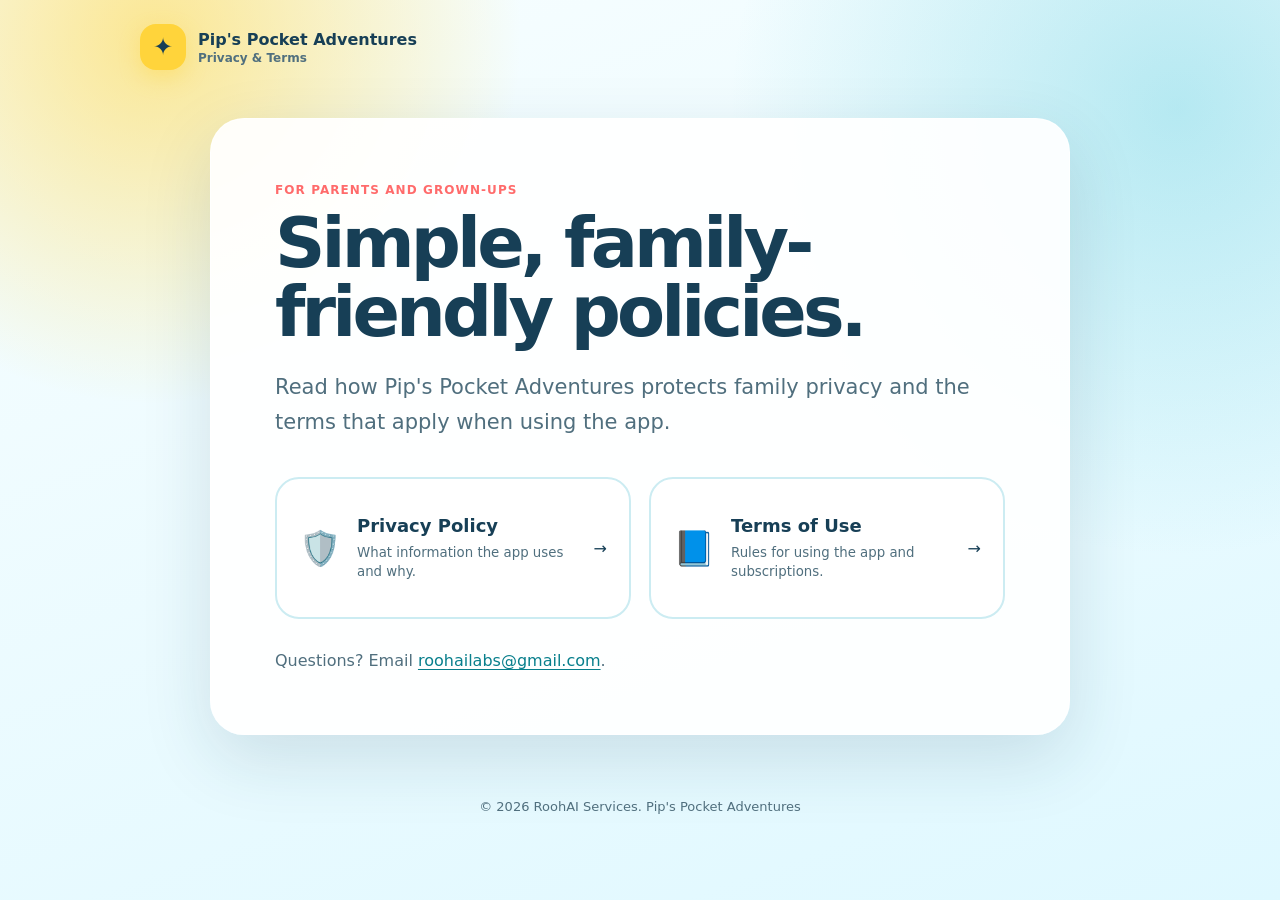
<file: index.html>
<!doctype html>
<html lang="en">
  <head>
    <meta charset="UTF-8" />
    <meta name="viewport" content="width=device-width, initial-scale=1.0" />
    <meta name="theme-color" content="#22b8cf" />
    <meta
      name="description"
      content="Privacy Policy and Terms of Use for Pip's Pocket Adventures."
    />
    <link rel="stylesheet" href="styles.css" />
    <title>Pip's Pocket Adventures — Legal</title>
  </head>
  <body>
    <header class="site-header">
      <a class="brand" href="index.html" aria-label="Pip's Pocket Adventures legal home">
        <span class="brand-mark" aria-hidden="true">✦</span>
        <span>
          <strong>Pip's Pocket Adventures</strong>
          <small>Privacy &amp; Terms</small>
        </span>
      </a>
    </header>

    <main class="home-card">
      <p class="eyebrow">For parents and grown-ups</p>
      <h1>Simple, family-friendly policies.</h1>
      <p class="intro">
        Read how Pip's Pocket Adventures protects family privacy and the terms
        that apply when using the app.
      </p>

      <nav class="policy-links" aria-label="Legal documents">
        <a class="policy-link privacy-link" href="privacy.html">
          <span class="policy-icon" aria-hidden="true">🛡️</span>
          <span>
            <strong>Privacy Policy</strong>
            <small>What information the app uses and why.</small>
          </span>
          <span aria-hidden="true">→</span>
        </a>
        <a class="policy-link terms-link" href="terms.html">
          <span class="policy-icon" aria-hidden="true">📘</span>
          <span>
            <strong>Terms of Use</strong>
            <small>Rules for using the app and subscriptions.</small>
          </span>
          <span aria-hidden="true">→</span>
        </a>
      </nav>

      <p class="contact-line">
        Questions? Email
        <a href="mailto:roohailabs@gmail.com">roohailabs@gmail.com</a>.
      </p>
    </main>

    <footer>
      <span>© 2026 RoohAI Services. Pip's Pocket Adventures</span>
    </footer>
  </body>
</html>
</file>
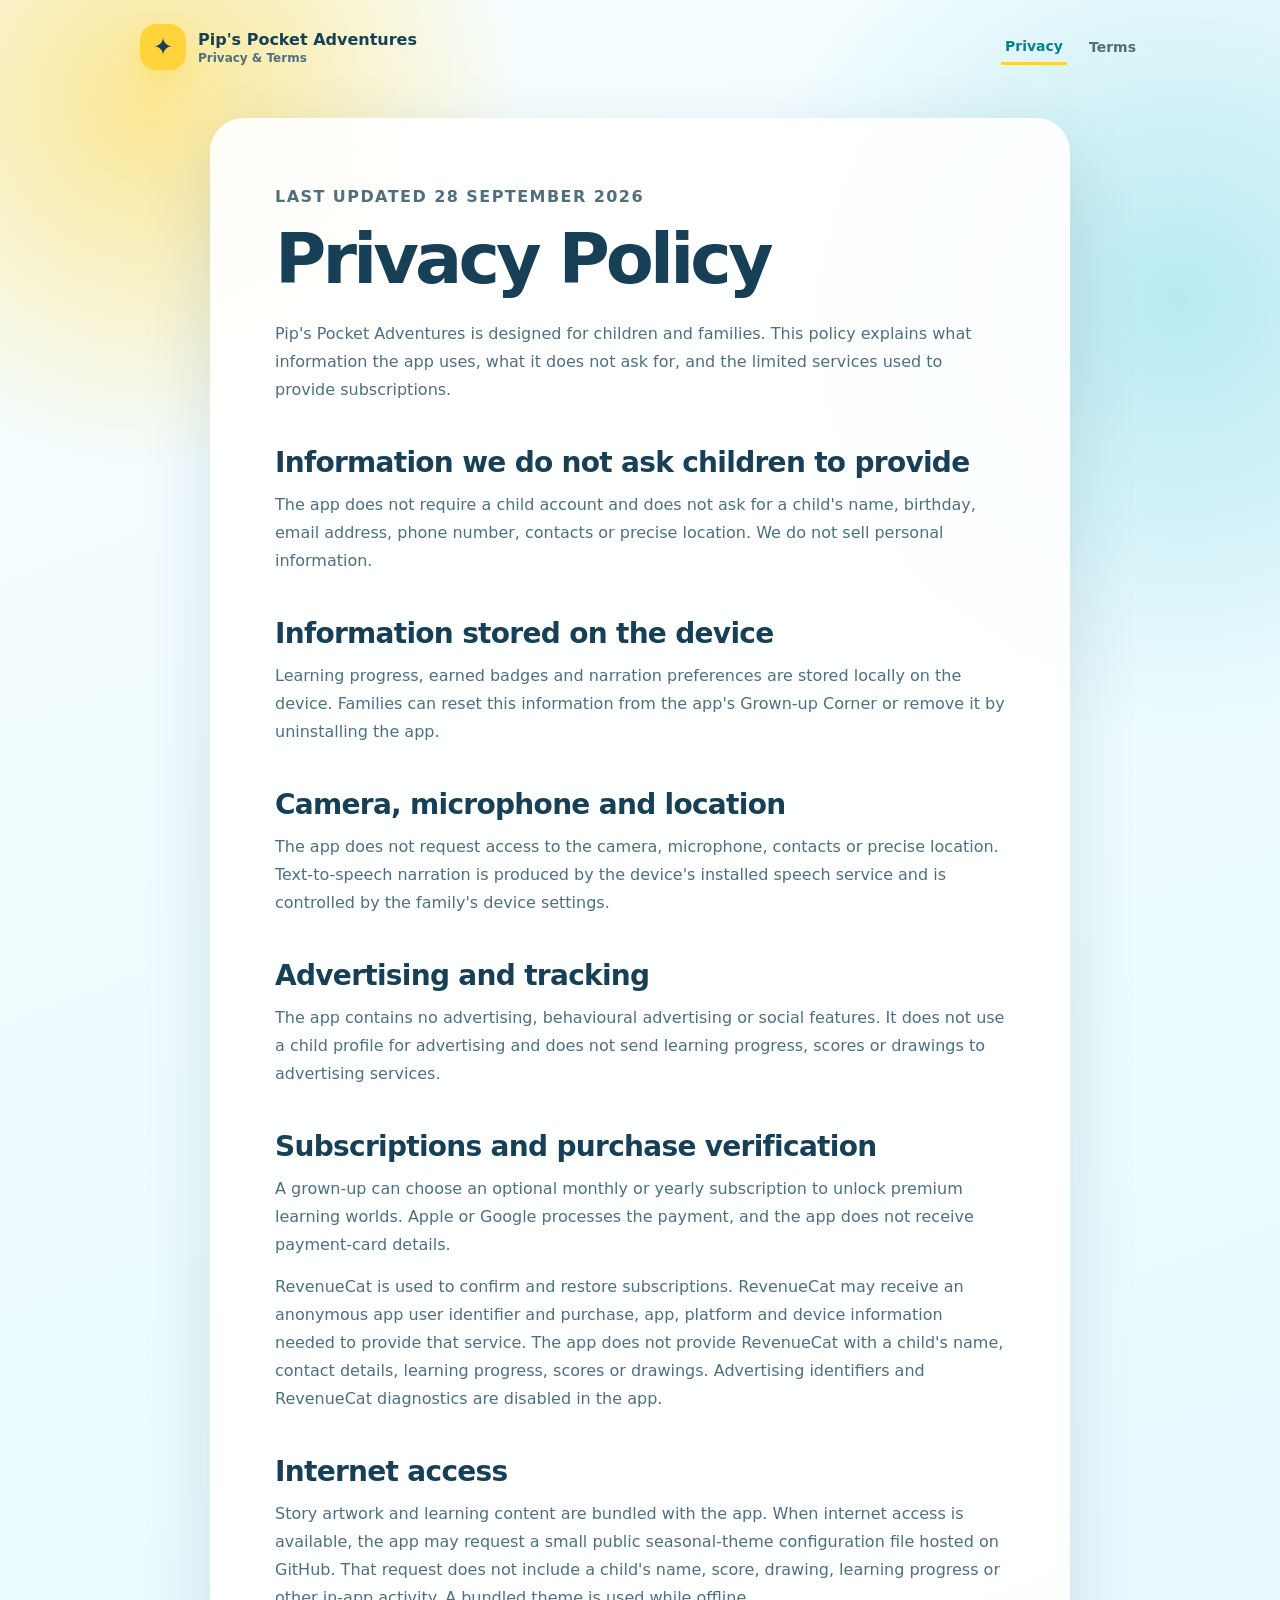
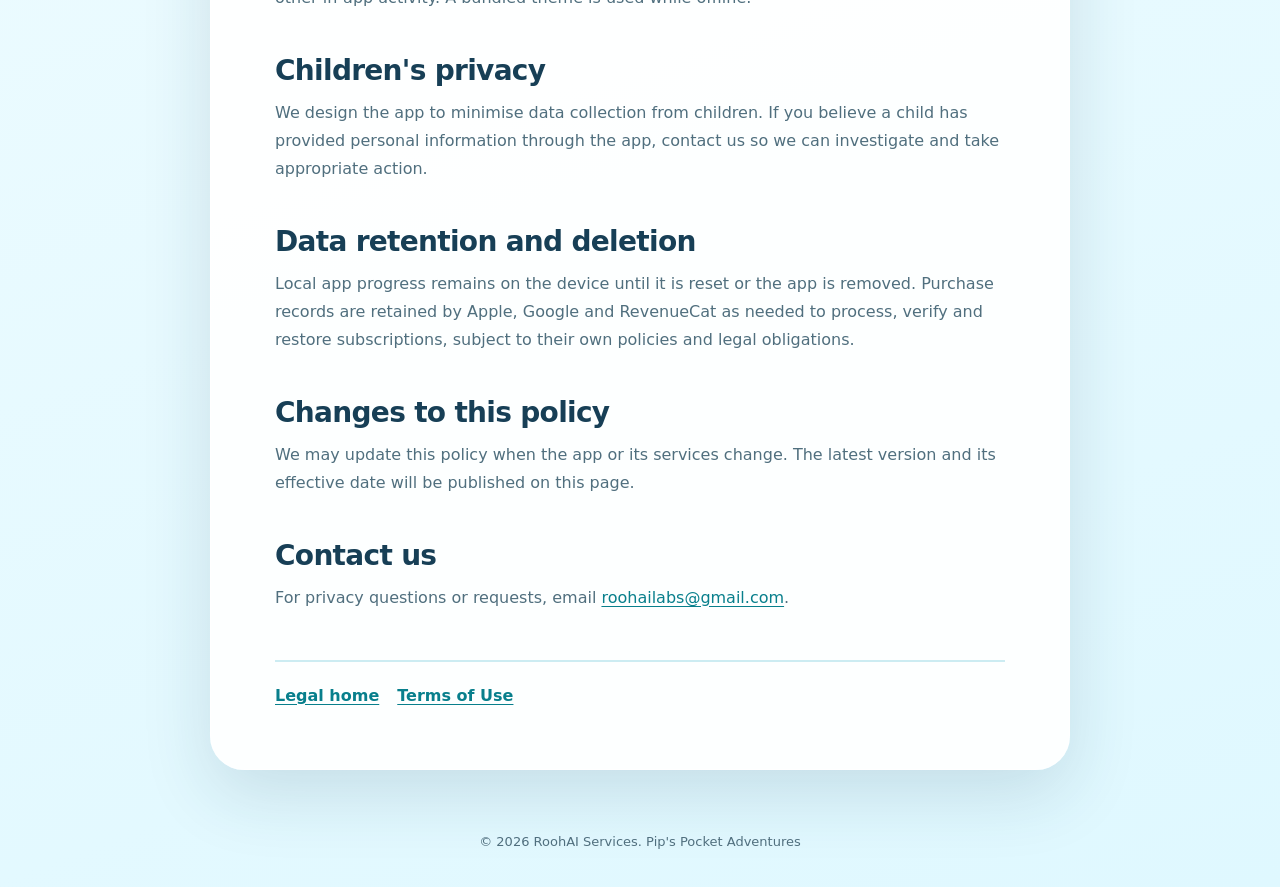
<file: privacy.html>
<!doctype html>
<html lang="en">
  <head>
    <meta charset="UTF-8" />
    <meta name="viewport" content="width=device-width, initial-scale=1.0" />
    <meta name="theme-color" content="#22b8cf" />
    <meta
      name="description"
      content="Privacy Policy for Pip's Pocket Adventures."
    />
    <link rel="stylesheet" href="styles.css" />
    <title>Privacy Policy — Pip's Pocket Adventures</title>
  </head>
  <body>
    <header class="site-header">
      <a class="brand" href="index.html" aria-label="Pip's Pocket Adventures legal home">
        <span class="brand-mark" aria-hidden="true">✦</span>
        <span>
          <strong>Pip's Pocket Adventures</strong>
          <small>Privacy &amp; Terms</small>
        </span>
      </a>
      <nav class="header-links" aria-label="Legal pages">
        <a aria-current="page" href="privacy.html">Privacy</a>
        <a href="terms.html">Terms</a>
      </nav>
    </header>

    <main class="policy-card">
      <p class="eyebrow">Last updated 28 September 2026</p>
      <h1>Privacy Policy</h1>
      <p class="intro">
        Pip's Pocket Adventures is designed for children and families. This
        policy explains what information the app uses, what it does not ask
        for, and the limited services used to provide subscriptions.
      </p>

      <section>
        <h2>Information we do not ask children to provide</h2>
        <p>
          The app does not require a child account and does not ask for a
          child's name, birthday, email address, phone number, contacts or
          precise location. We do not sell personal information.
        </p>
      </section>

      <section>
        <h2>Information stored on the device</h2>
        <p>
          Learning progress, earned badges and narration preferences are stored
          locally on the device. Families can reset this information from the
          app's Grown-up Corner or remove it by uninstalling the app.
        </p>
      </section>

      <section>
        <h2>Camera, microphone and location</h2>
        <p>
          The app does not request access to the camera, microphone, contacts or
          precise location. Text-to-speech narration is produced by the
          device's installed speech service and is controlled by the family's
          device settings.
        </p>
      </section>

      <section>
        <h2>Advertising and tracking</h2>
        <p>
          The app contains no advertising, behavioural advertising or social
          features. It does not use a child profile for advertising and does
          not send learning progress, scores or drawings to advertising
          services.
        </p>
      </section>

      <section>
        <h2>Subscriptions and purchase verification</h2>
        <p>
          A grown-up can choose an optional monthly or yearly subscription to
          unlock premium learning worlds. Apple or Google processes the
          payment, and the app does not receive payment-card details.
        </p>
        <p>
          RevenueCat is used to confirm and restore subscriptions. RevenueCat
          may receive an anonymous app user identifier and purchase, app,
          platform and device information needed to provide that service. The
          app does not provide RevenueCat with a child's name, contact details,
          learning progress, scores or drawings. Advertising identifiers and
          RevenueCat diagnostics are disabled in the app.
        </p>
      </section>

      <section>
        <h2>Internet access</h2>
        <p>
          Story artwork and learning content are bundled with the app. When
          internet access is available, the app may request a small public
          seasonal-theme configuration file hosted on GitHub. That request
          does not include a child's name, score, drawing, learning progress or
          other in-app activity. A bundled theme is used while offline.
        </p>
      </section>

      <section>
        <h2>Children's privacy</h2>
        <p>
          We design the app to minimise data collection from children. If you
          believe a child has provided personal information through the app,
          contact us so we can investigate and take appropriate action.
        </p>
      </section>

      <section>
        <h2>Data retention and deletion</h2>
        <p>
          Local app progress remains on the device until it is reset or the app
          is removed. Purchase records are retained by Apple, Google and
          RevenueCat as needed to process, verify and restore subscriptions,
          subject to their own policies and legal obligations.
        </p>
      </section>

      <section>
        <h2>Changes to this policy</h2>
        <p>
          We may update this policy when the app or its services change. The
          latest version and its effective date will be published on this page.
        </p>
      </section>

      <section>
        <h2>Contact us</h2>
        <p>
          For privacy questions or requests, email
          <a href="mailto:roohailabs@gmail.com">roohailabs@gmail.com</a>.
        </p>
      </section>

      <nav class="bottom-links" aria-label="Related legal pages">
        <a href="index.html">Legal home</a>
        <a href="terms.html">Terms of Use</a>
      </nav>
    </main>

    <footer>
      <span>© 2026 RoohAI Services. Pip's Pocket Adventures</span>
    </footer>
  </body>
</html>
</file>
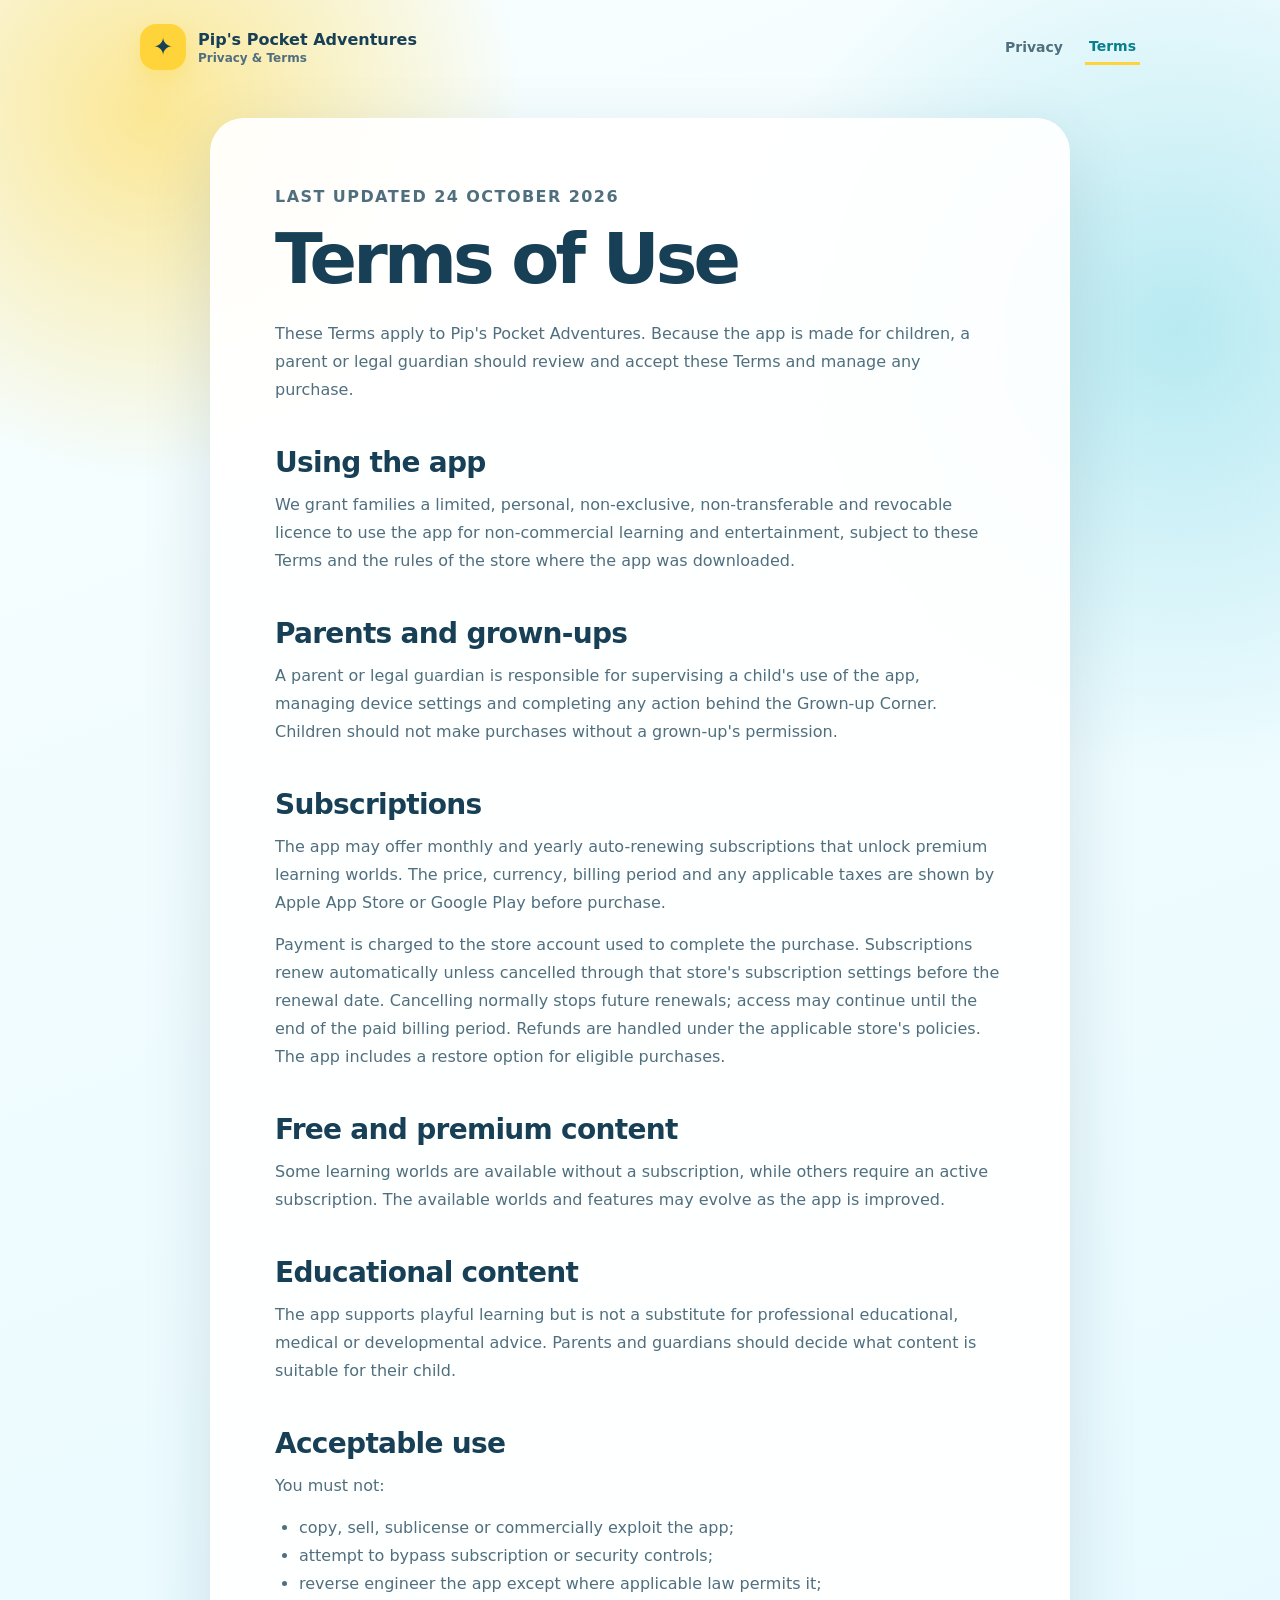
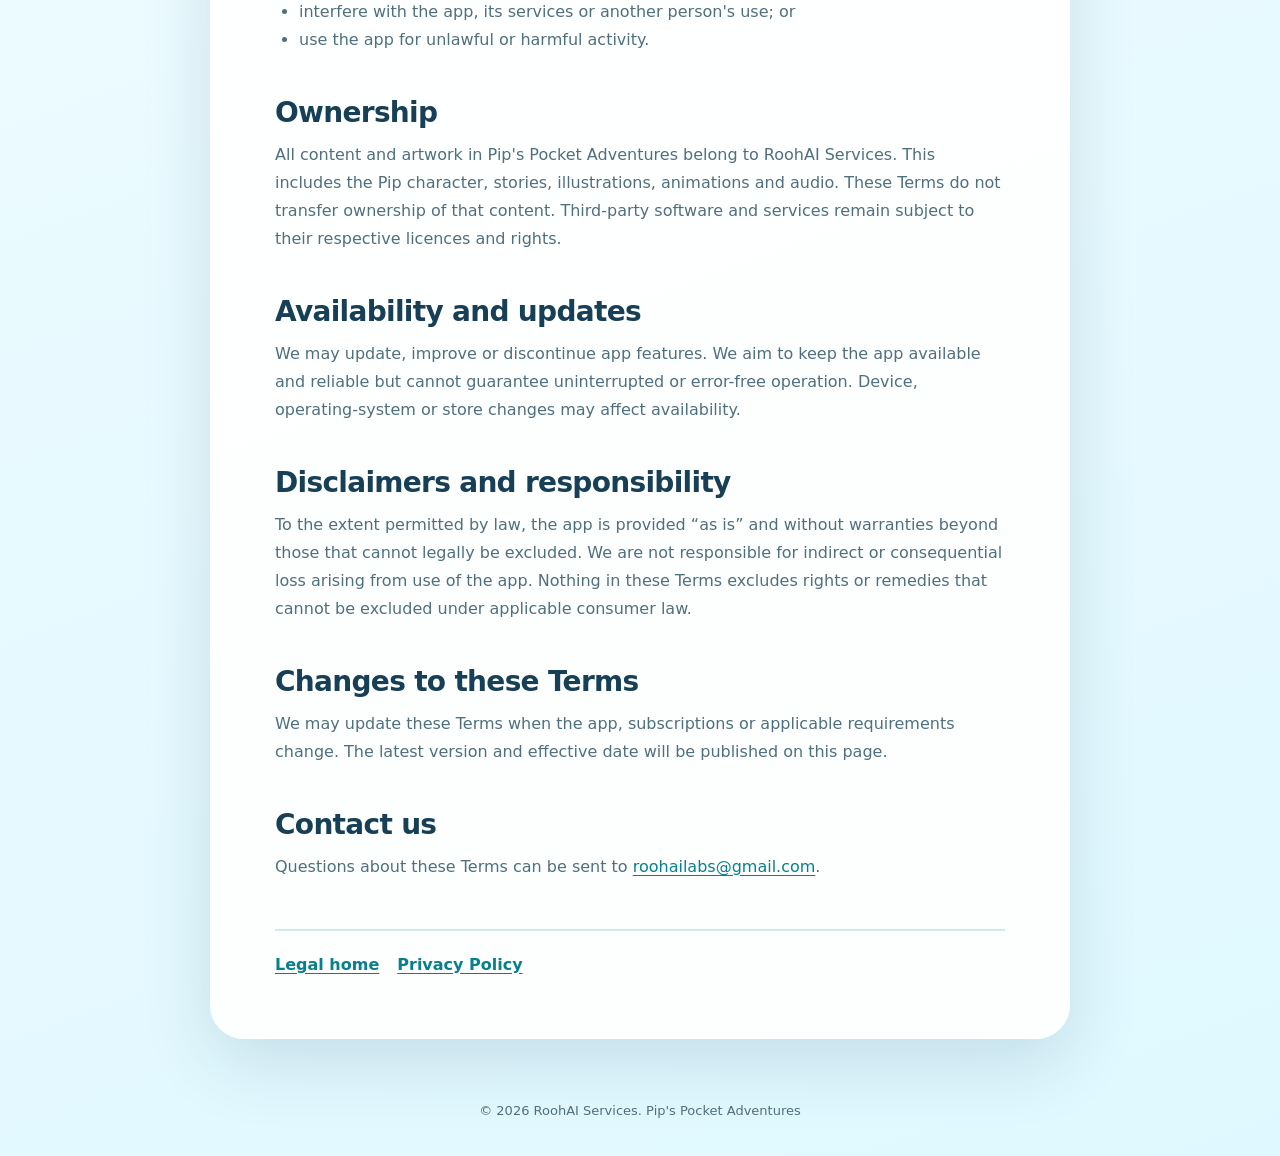
<file: terms.html>
<!doctype html>
<html lang="en">
  <head>
    <meta charset="UTF-8" />
    <meta name="viewport" content="width=device-width, initial-scale=1.0" />
    <meta name="theme-color" content="#22b8cf" />
    <meta
      name="description"
      content="Terms of Use for Pip's Pocket Adventures."
    />
    <link rel="stylesheet" href="styles.css" />
    <title>Terms of Use — Pip's Pocket Adventures</title>
  </head>
  <body>
    <header class="site-header">
      <a class="brand" href="index.html" aria-label="Pip's Pocket Adventures legal home">
        <span class="brand-mark" aria-hidden="true">✦</span>
        <span>
          <strong>Pip's Pocket Adventures</strong>
          <small>Privacy &amp; Terms</small>
        </span>
      </a>
      <nav class="header-links" aria-label="Legal pages">
        <a href="privacy.html">Privacy</a>
        <a aria-current="page" href="terms.html">Terms</a>
      </nav>
    </header>

    <main class="policy-card">
      <p class="eyebrow">Last updated 24 October 2026</p>
      <h1>Terms of Use</h1>
      <p class="intro">
        These Terms apply to Pip's Pocket Adventures. Because the app is made
        for children, a parent or legal guardian should review and accept these
        Terms and manage any purchase.
      </p>

      <section>
        <h2>Using the app</h2>
        <p>
          We grant families a limited, personal, non-exclusive,
          non-transferable and revocable licence to use the app for
          non-commercial learning and entertainment, subject to these Terms and
          the rules of the store where the app was downloaded.
        </p>
      </section>

      <section>
        <h2>Parents and grown-ups</h2>
        <p>
          A parent or legal guardian is responsible for supervising a child's
          use of the app, managing device settings and completing any action
          behind the Grown-up Corner. Children should not make purchases
          without a grown-up's permission.
        </p>
      </section>

      <section>
        <h2>Subscriptions</h2>
        <p>
          The app may offer monthly and yearly auto-renewing subscriptions that
          unlock premium learning worlds. The price, currency, billing period
          and any applicable taxes are shown by Apple App Store or Google Play
          before purchase.
        </p>
        <p>
          Payment is charged to the store account used to complete the
          purchase. Subscriptions renew automatically unless cancelled through
          that store's subscription settings before the renewal date.
          Cancelling normally stops future renewals; access may continue until
          the end of the paid billing period. Refunds are handled under the
          applicable store's policies. The app includes a restore option for
          eligible purchases.
        </p>
      </section>

      <section>
        <h2>Free and premium content</h2>
        <p>
          Some learning worlds are available without a subscription, while
          others require an active subscription. The available worlds and
          features may evolve as the app is improved.
        </p>
      </section>

      <section>
        <h2>Educational content</h2>
        <p>
          The app supports playful learning but is not a substitute for
          professional educational, medical or developmental advice. Parents
          and guardians should decide what content is suitable for their child.
        </p>
      </section>

      <section>
        <h2>Acceptable use</h2>
        <p>You must not:</p>
        <ul>
          <li>copy, sell, sublicense or commercially exploit the app;</li>
          <li>attempt to bypass subscription or security controls;</li>
          <li>reverse engineer the app except where applicable law permits it;</li>
          <li>interfere with the app, its services or another person's use; or</li>
          <li>use the app for unlawful or harmful activity.</li>
        </ul>
      </section>

      <section>
        <h2>Ownership</h2>
        <p>
          All content and artwork in Pip's Pocket Adventures belong to
          RoohAI Services. This includes the Pip character, stories,
          illustrations, animations and audio. These Terms do not transfer
          ownership of that content. Third-party software and services remain
          subject to their respective licences and rights.
        </p>
      </section>

      <section>
        <h2>Availability and updates</h2>
        <p>
          We may update, improve or discontinue app features. We aim to keep
          the app available and reliable but cannot guarantee uninterrupted or
          error-free operation. Device, operating-system or store changes may
          affect availability.
        </p>
      </section>

      <section>
        <h2>Disclaimers and responsibility</h2>
        <p>
          To the extent permitted by law, the app is provided “as is” and
          without warranties beyond those that cannot legally be excluded. We
          are not responsible for indirect or consequential loss arising from
          use of the app. Nothing in these Terms excludes rights or remedies
          that cannot be excluded under applicable consumer law.
        </p>
      </section>

      <section>
        <h2>Changes to these Terms</h2>
        <p>
          We may update these Terms when the app, subscriptions or applicable
          requirements change. The latest version and effective date will be
          published on this page.
        </p>
      </section>

      <section>
        <h2>Contact us</h2>
        <p>
          Questions about these Terms can be sent to
          <a href="mailto:roohailabs@gmail.com">roohailabs@gmail.com</a>.
        </p>
      </section>

      <nav class="bottom-links" aria-label="Related legal pages">
        <a href="index.html">Legal home</a>
        <a href="privacy.html">Privacy Policy</a>
      </nav>
    </main>

    <footer>
      <span>© 2026 RoohAI Services. Pip's Pocket Adventures</span>
    </footer>
  </body>
</html>
</file>
<file: styles.css>
:root {
  color-scheme: light;
  --ink: #173f56;
  --muted: #506f7e;
  --paper: #ffffff;
  --sky: #dff8ff;
  --aqua: #22b8cf;
  --aqua-dark: #087f8c;
  --sun: #ffd43b;
  --coral: #ff6b6b;
  --line: #ccecf2;
  --shadow: 0 24px 70px rgb(23 63 86 / 14%);
}

* {
  box-sizing: border-box;
}

html {
  min-height: 100%;
  background:
    radial-gradient(circle at 12% 4%, rgb(255 212 59 / 55%), transparent 23rem),
    radial-gradient(circle at 92% 12%, rgb(34 184 207 / 28%), transparent 28rem),
    linear-gradient(160deg, #f8feff 0%, var(--sky) 100%);
}

body {
  min-height: 100vh;
  margin: 0;
  color: var(--ink);
  font-family:
    Inter, ui-rounded, "SF Pro Rounded", "Segoe UI", system-ui, -apple-system,
    BlinkMacSystemFont, sans-serif;
}

a {
  color: var(--aqua-dark);
  text-underline-offset: 0.18em;
}

.site-header {
  width: min(1000px, calc(100% - 32px));
  margin: 0 auto;
  padding: 24px 0;
  display: flex;
  align-items: center;
  justify-content: space-between;
  gap: 24px;
}

.brand {
  display: inline-flex;
  align-items: center;
  gap: 12px;
  color: var(--ink);
  text-decoration: none;
}

.brand-mark {
  width: 46px;
  height: 46px;
  display: grid;
  place-items: center;
  border-radius: 16px;
  color: var(--ink);
  background: var(--sun);
  box-shadow: 0 8px 20px rgb(255 212 59 / 35%);
  font-size: 24px;
}

.brand strong,
.brand small {
  display: block;
}

.brand strong {
  font-size: 16px;
}

.brand small {
  margin-top: 2px;
  color: var(--muted);
  font-size: 12px;
  font-weight: 700;
}

.header-links {
  display: flex;
  align-items: center;
  gap: 18px;
}

.header-links a {
  padding: 8px 4px;
  color: var(--muted);
  font-size: 14px;
  font-weight: 800;
  text-decoration: none;
}

.header-links a[aria-current="page"] {
  color: var(--aqua-dark);
  border-bottom: 3px solid var(--sun);
}

.home-card,
.policy-card {
  width: min(860px, calc(100% - 32px));
  margin: 24px auto 64px;
  padding: clamp(28px, 6vw, 64px);
  border: 1px solid rgb(255 255 255 / 75%);
  border-radius: 34px;
  background: rgb(255 255 255 / 92%);
  box-shadow: var(--shadow);
}

.home-card {
  min-height: 560px;
  display: flex;
  flex-direction: column;
  justify-content: center;
}

.eyebrow {
  margin: 0 0 12px;
  color: var(--coral);
  font-size: 12px;
  font-weight: 900;
  letter-spacing: 0.09em;
  text-transform: uppercase;
}

h1 {
  max-width: 720px;
  margin: 0;
  font-size: clamp(40px, 7vw, 70px);
  line-height: 0.98;
  letter-spacing: -0.055em;
}

.intro {
  max-width: 700px;
  margin: 24px 0 0;
  color: var(--muted);
  font-size: clamp(18px, 2.5vw, 21px);
  line-height: 1.65;
}

.policy-links {
  margin-top: 38px;
  display: grid;
  grid-template-columns: repeat(2, minmax(0, 1fr));
  gap: 18px;
}

.policy-link {
  min-height: 142px;
  padding: 22px;
  display: grid;
  grid-template-columns: auto 1fr auto;
  align-items: center;
  gap: 16px;
  border: 2px solid var(--line);
  border-radius: 24px;
  color: var(--ink);
  background: var(--paper);
  text-decoration: none;
  transition:
    transform 150ms ease,
    box-shadow 150ms ease,
    border-color 150ms ease;
}

.policy-link:hover,
.policy-link:focus-visible {
  transform: translateY(-3px);
  border-color: var(--aqua);
  box-shadow: 0 15px 34px rgb(34 184 207 / 18%);
}

.policy-icon {
  font-size: 34px;
}

.policy-link strong,
.policy-link small {
  display: block;
}

.policy-link strong {
  font-size: 18px;
}

.policy-link small {
  margin-top: 7px;
  color: var(--muted);
  line-height: 1.45;
}

.contact-line {
  margin: 32px 0 0;
  color: var(--muted);
}

.policy-card h1 {
  margin-bottom: 26px;
}

.policy-card section {
  margin-top: 38px;
  padding-top: 4px;
}

.policy-card h2 {
  margin: 0 0 12px;
  font-size: clamp(22px, 3vw, 28px);
  letter-spacing: -0.025em;
}

.policy-card p,
.policy-card li {
  color: var(--muted);
  font-size: 16px;
  line-height: 1.75;
}

.policy-card p {
  margin: 0 0 14px;
}

.policy-card ul {
  margin: 12px 0 0;
  padding-left: 24px;
}

.bottom-links {
  margin-top: 48px;
  padding-top: 24px;
  display: flex;
  flex-wrap: wrap;
  gap: 18px;
  border-top: 2px solid var(--line);
}

.bottom-links a {
  font-weight: 800;
}

footer {
  width: min(860px, calc(100% - 32px));
  margin: 0 auto;
  padding: 0 0 38px;
  color: var(--muted);
  text-align: center;
  font-size: 13px;
}

@media (max-width: 680px) {
  .site-header {
    align-items: flex-start;
  }

  .brand strong {
    max-width: 180px;
  }

  .header-links {
    gap: 10px;
  }

  .policy-links {
    grid-template-columns: 1fr;
  }

  .home-card,
  .policy-card {
    margin-top: 10px;
    border-radius: 26px;
  }
}
</file>
